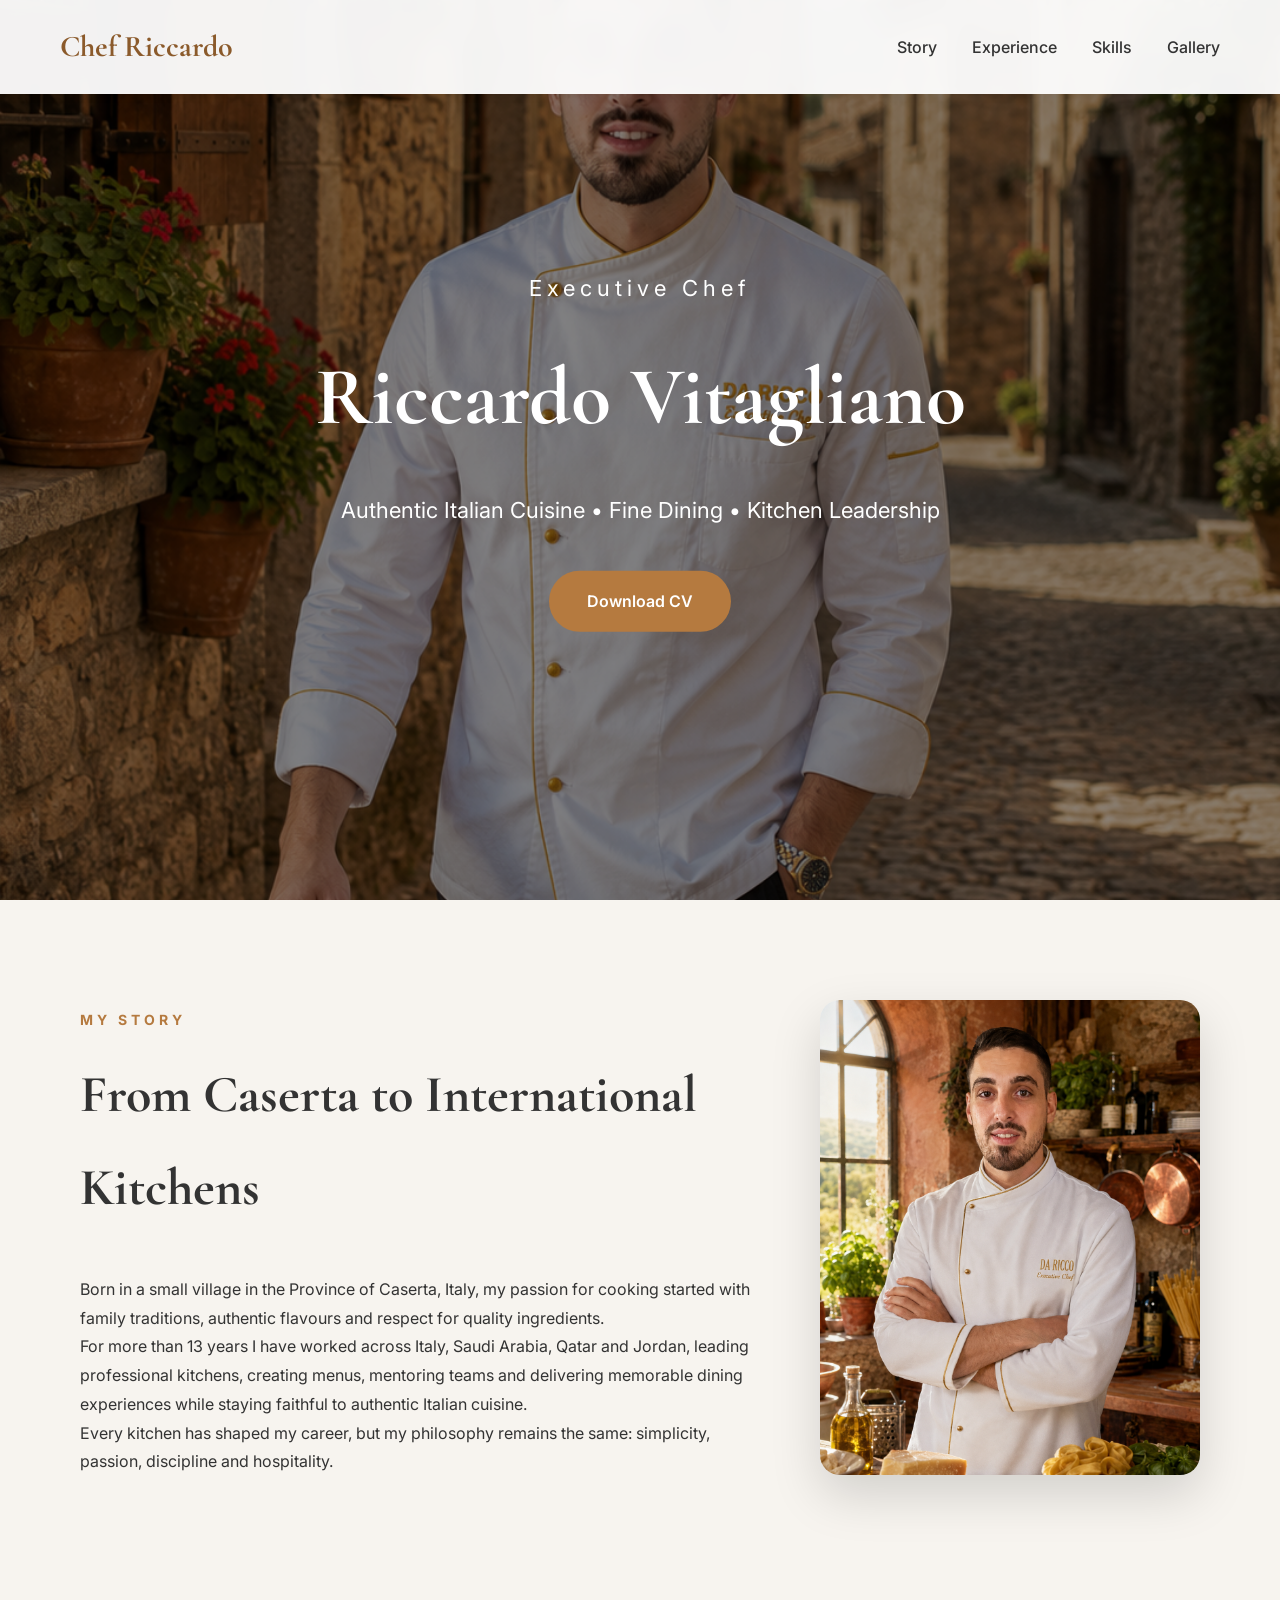
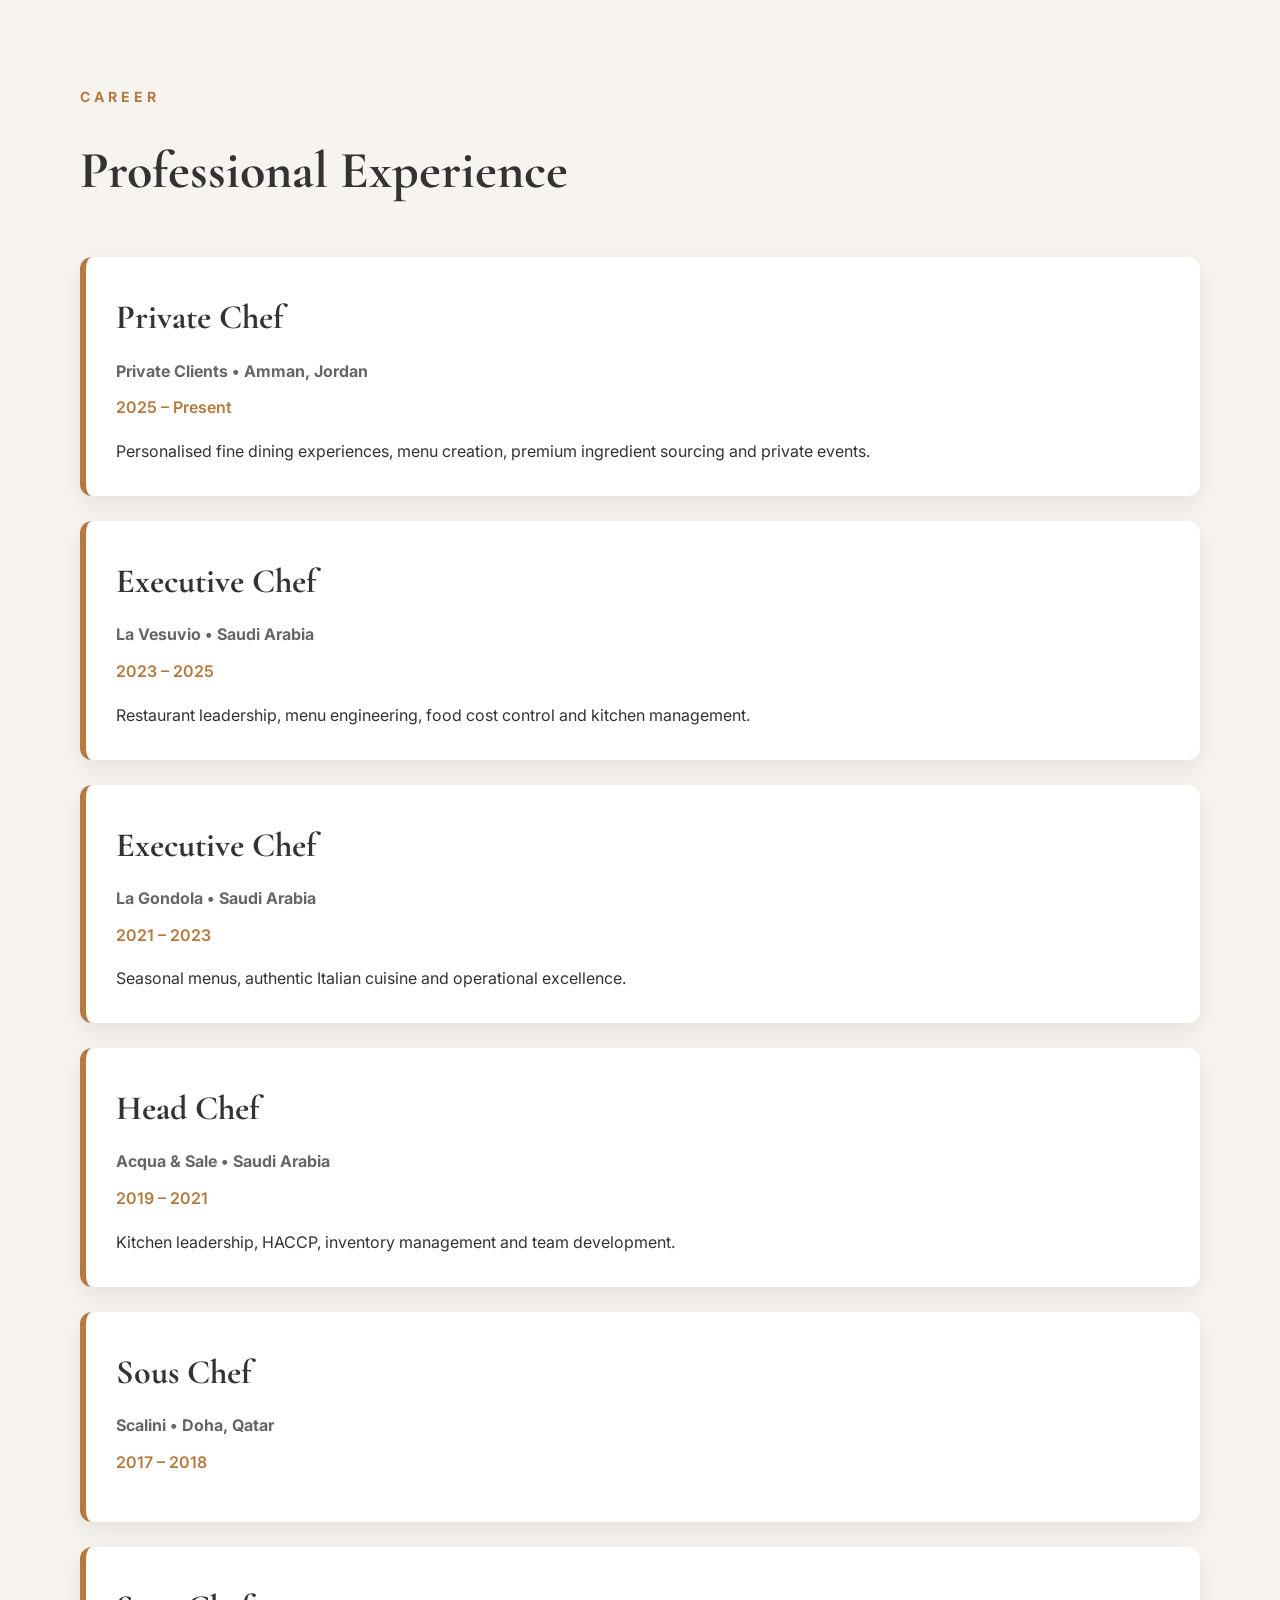
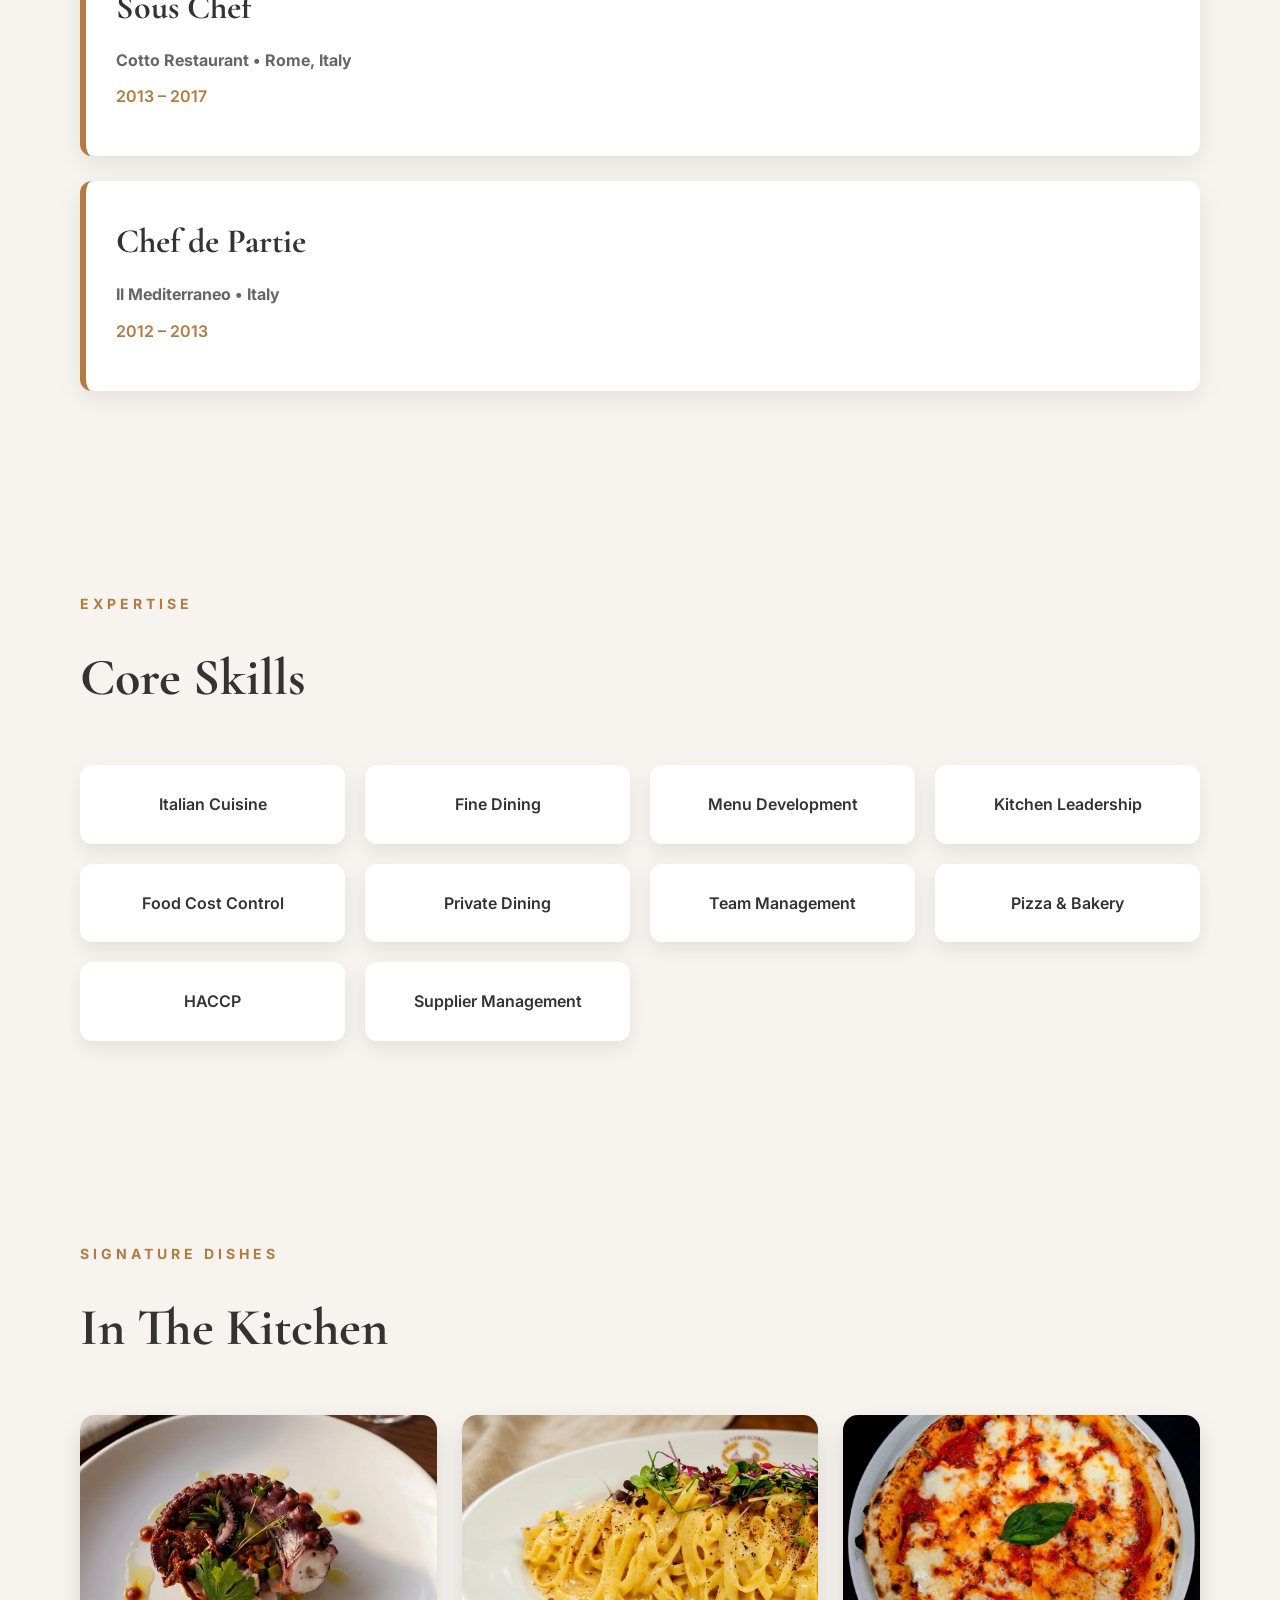
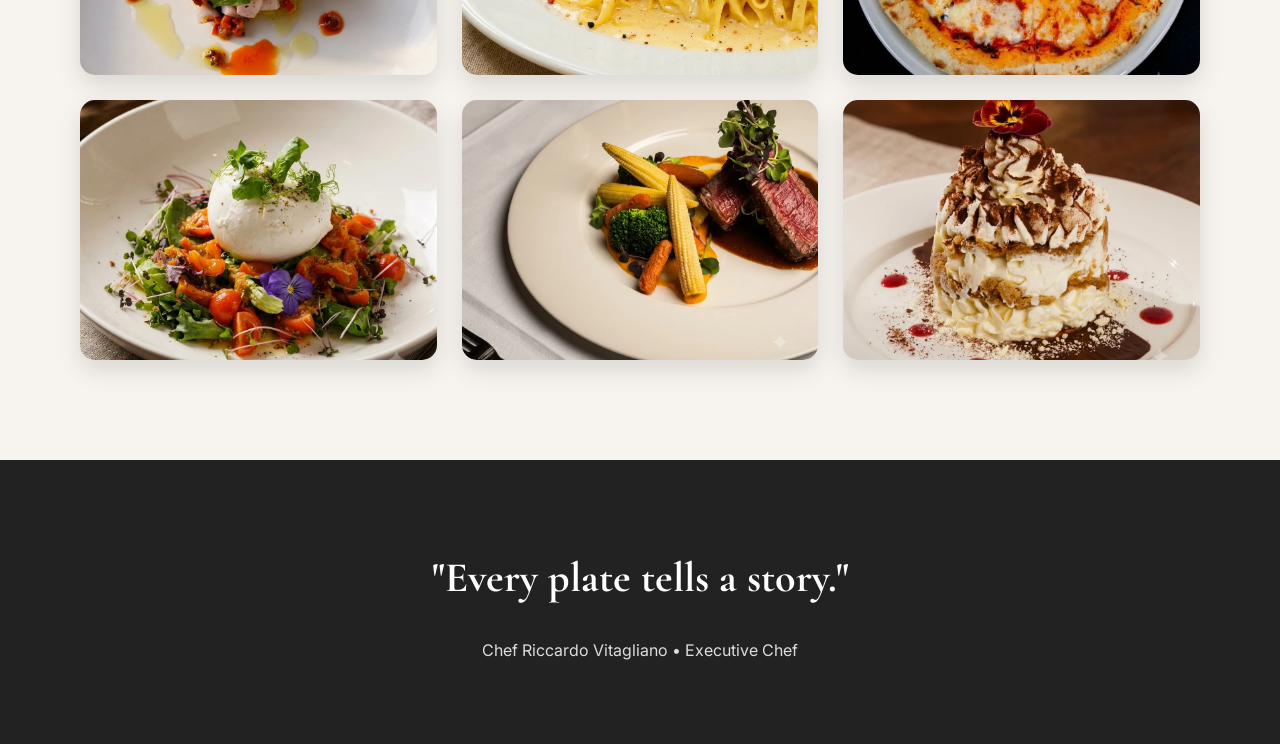
<file: Chef-Portfolio/index.html>
<!DOCTYPE html>
<html lang="en">

<head>

<meta charset="UTF-8">
<meta name="viewport" content="width=device-width, initial-scale=1.0">

<title>Chef Riccardo Vitagliano | Executive Chef</title>

<link rel="stylesheet" href="style.css">

<link rel="preconnect" href="https://fonts.googleapis.com">
<link rel="preconnect" href="https://fonts.gstatic.com" crossorigin>

<link href="https://fonts.googleapis.com/css2?family=Cormorant+Garamond:wght@400;600;700&family=Inter:wght@300;400;500;600&display=swap" rel="stylesheet">

</head>

<body>

<!-- Navigation -->

<nav>

<div class="logo">

Chef Riccardo

</div>

<ul>

<li><a href="#story">Story</a></li>

<li><a href="#experience">Experience</a></li>

<li><a href="#skills">Skills</a></li>

<li><a href="#gallery">Gallery</a></li>

</ul>

</nav>

<!-- Hero -->

<header class="hero">

<img src="images/hero.jpg" alt="Chef Riccardo" class="hero-image">

<div class="overlay"></div>

<div class="hero-content">

<h3>Executive Chef</h3>

<h1>Riccardo Vitagliano</h1>

<p>

Authentic Italian Cuisine • Fine Dining • Kitchen Leadership

</p>

<a href="cv.pdf" class="button" target="_blank">

Download CV

</a>

</div>

</header>

<!-- Story -->

<section id="story" class="section">

<div class="two-columns">

<div>

<h5>MY STORY</h5>

<h2>From Caserta to International Kitchens</h2>

<p>

Born in a small village in the Province of Caserta, Italy, my passion for cooking started with family traditions, authentic flavours and respect for quality ingredients.

</p>

<p>

For more than 13 years I have worked across Italy, Saudi Arabia, Qatar and Jordan, leading professional kitchens, creating menus, mentoring teams and delivering memorable dining experiences while staying faithful to authentic Italian cuisine.

</p>

<p>

Every kitchen has shaped my career, but my philosophy remains the same: simplicity, passion, discipline and hospitality.

</p>

</div>

<div>

<img src="images/about.jpg" class="portrait" alt="Chef Riccardo">

</div>

</div>

</section>

<!-- Experience -->

<section id="experience" class="section">

<h5>CAREER</h5>

<h2>Professional Experience</h2>

<div class="timeline">

<div class="card">

<h3>Private Chef</h3>

<h4>Private Clients • Amman, Jordan</h4>

<span>2025 – Present</span>

<p>

Personalised fine dining experiences, menu creation, premium ingredient sourcing and private events.

</p>

</div>

<div class="card">

<h3>Executive Chef</h3>

<h4>La Vesuvio • Saudi Arabia</h4>

<span>2023 – 2025</span>

<p>

Restaurant leadership, menu engineering, food cost control and kitchen management.

</p>

</div>

<div class="card">

<h3>Executive Chef</h3>

<h4>La Gondola • Saudi Arabia</h4>

<span>2021 – 2023</span>

<p>

Seasonal menus, authentic Italian cuisine and operational excellence.

</p>

</div>

<div class="card">

<h3>Head Chef</h3>

<h4>Acqua & Sale • Saudi Arabia</h4>

<span>2019 – 2021</span>

<p>

Kitchen leadership, HACCP, inventory management and team development.

</p>

</div>

<div class="card">

<h3>Sous Chef</h3>

<h4>Scalini • Doha, Qatar</h4>

<span>2017 – 2018</span>

</div>

<div class="card">

<h3>Sous Chef</h3>

<h4>Cotto Restaurant • Rome, Italy</h4>

<span>2013 – 2017</span>

</div>

<div class="card">

<h3>Chef de Partie</h3>

<h4>Il Mediterraneo • Italy</h4>

<span>2012 – 2013</span>

</div>

</div>

</section>

<!-- Skills -->

<section id="skills" class="section">

<h5>EXPERTISE</h5>

<h2>Core Skills</h2>

<div class="skills">

<div>Italian Cuisine</div>

<div>Fine Dining</div>

<div>Menu Development</div>

<div>Kitchen Leadership</div>

<div>Food Cost Control</div>

<div>Private Dining</div>

<div>Team Management</div>

<div>Pizza & Bakery</div>

<div>HACCP</div>

<div>Supplier Management</div>

</div>

</section>

<!-- Gallery -->

<section id="gallery" class="section">

<h5>SIGNATURE DISHES</h5>

<h2>In The Kitchen</h2>

<div class="gallery">

<img src="images/dish1.webp" alt="">
<img src="images/dish2.webp" alt="">
<img src="images/dish3.webp" alt="">
<img src="images/dish4.webp" alt="">
<img src="images/dish5.webp" alt="">
<img src="images/dish6.webp" alt="">

</div>

</section>

<!-- Footer -->

<footer>

<h2>

"Every plate tells a story."

</h2>

<p>

Chef Riccardo Vitagliano • Executive Chef

</p>

</footer>

<script src="script.js"></script>

</body>

</html>
</file>
<file: Chef-Portfolio/style.css>
/* ==========================
   RESET
========================== */

*{
margin:0;
padding:0;
box-sizing:border-box;
}

html{
scroll-behavior:smooth;
}

body{
font-family:'Inter',sans-serif;
background:#f7f4ef;
color:#333;
line-height:1.8;
}

/* ==========================
   NAVIGATION
========================== */

nav{
position:fixed;
top:0;
left:0;
width:100%;
display:flex;
justify-content:space-between;
align-items:center;
padding:20px 60px;
background:rgba(255,255,255,.95);
backdrop-filter:blur(10px);
box-shadow:0 2px 10px rgba(0,0,0,.05);
z-index:1000;
}

.logo{
font-family:'Cormorant Garamond',serif;
font-size:30px;
font-weight:700;
color:#8b5a2b;
}

nav ul{
display:flex;
gap:35px;
list-style:none;
}

nav a{
text-decoration:none;
color:#333;
font-weight:500;
transition:.3s;
}

nav a:hover{
color:#b57a3f;
}

/* ==========================
   HERO
========================== */

.hero{
height:100vh;
position:relative;
overflow:hidden;
}

.hero-image{
width:100%;
height:100%;
object-fit:cover;
}

.overlay{
position:absolute;
inset:0;
background:rgba(0,0,0,.45);
}

.hero-content{
position:absolute;
top:50%;
left:50%;
transform:translate(-50%,-50%);
text-align:center;
color:white;
width:90%;
}

.hero-content h3{
font-size:22px;
letter-spacing:5px;
margin-bottom:15px;
font-weight:400;
}

.hero-content h1{
font-family:'Cormorant Garamond',serif;
font-size:82px;
margin-bottom:20px;
}

.hero-content p{
font-size:22px;
margin-bottom:40px;
}

.button{
display:inline-block;
padding:16px 38px;
background:#b57a3f;
color:white;
text-decoration:none;
border-radius:50px;
transition:.3s;
font-weight:600;
}

.button:hover{
background:#8b5a2b;
}

/* ==========================
   SECTIONS
========================== */

.section{
max-width:1200px;
margin:auto;
padding:100px 40px;
}

.section h5{
color:#b57a3f;
letter-spacing:4px;
margin-bottom:15px;
font-size:14px;
}

.section h2{
font-family:'Cormorant Garamond',serif;
font-size:52px;
margin-bottom:40px;
}

.two-columns{
display:grid;
grid-template-columns:1fr 380px;
gap:70px;
align-items:center;
}

.portrait{
width:100%;
border-radius:20px;
box-shadow:0 20px 50px rgba(0,0,0,.15);
}

/* ==========================
   TIMELINE
========================== */

.timeline{
display:grid;
gap:25px;
}

.card{
background:white;
padding:30px;
border-left:6px solid #b57a3f;
border-radius:12px;
box-shadow:0 8px 25px rgba(0,0,0,.08);
transition:.3s;
}

.card:hover{
transform:translateY(-5px);
}

.card h3{
font-family:'Cormorant Garamond',serif;
font-size:34px;
}

.card h4{
margin:8px 0;
color:#666;
}

.card span{
display:inline-block;
margin-bottom:15px;
font-weight:600;
color:#b57a3f;
}

/* ==========================
   SKILLS
========================== */

.skills{
display:grid;
grid-template-columns:repeat(auto-fit,minmax(220px,1fr));
gap:20px;
}

.skills div{
background:white;
padding:25px;
text-align:center;
border-radius:12px;
box-shadow:0 8px 20px rgba(0,0,0,.08);
font-weight:600;
transition:.3s;
}

.skills div:hover{
background:#b57a3f;
color:white;
}

/* ==========================
   GALLERY
========================== */

.gallery{
display:grid;
grid-template-columns:repeat(3,1fr);
gap:25px;
}

.gallery img{
width:100%;
height:260px;
object-fit:cover;
border-radius:15px;
box-shadow:0 10px 25px rgba(0,0,0,.12);
transition:.3s;
display:block;
}

.gallery img:hover{
transform:scale(1.03);
}

/* ==========================
   FOOTER
========================== */

footer{
background:#222;
padding:80px 20px;
text-align:center;
color:white;
}

footer h2{
font-family:'Cormorant Garamond',serif;
font-size:42px;
margin-bottom:20px;
}

footer p{
color:#ddd;
}

/* ==========================
   MOBILE
========================== */

@media(max-width:900px){

nav{
padding:20px;
flex-direction:column;
gap:15px;
}

.hero-content h1{
font-size:52px;
}

.hero-content p{
font-size:18px;
}

.section{
padding:70px 25px;
}

.two-columns{
grid-template-columns:1fr;
}

.gallery{
grid-template-columns:1fr;
}

.skills{
grid-template-columns:1fr;
}

}
</file>
